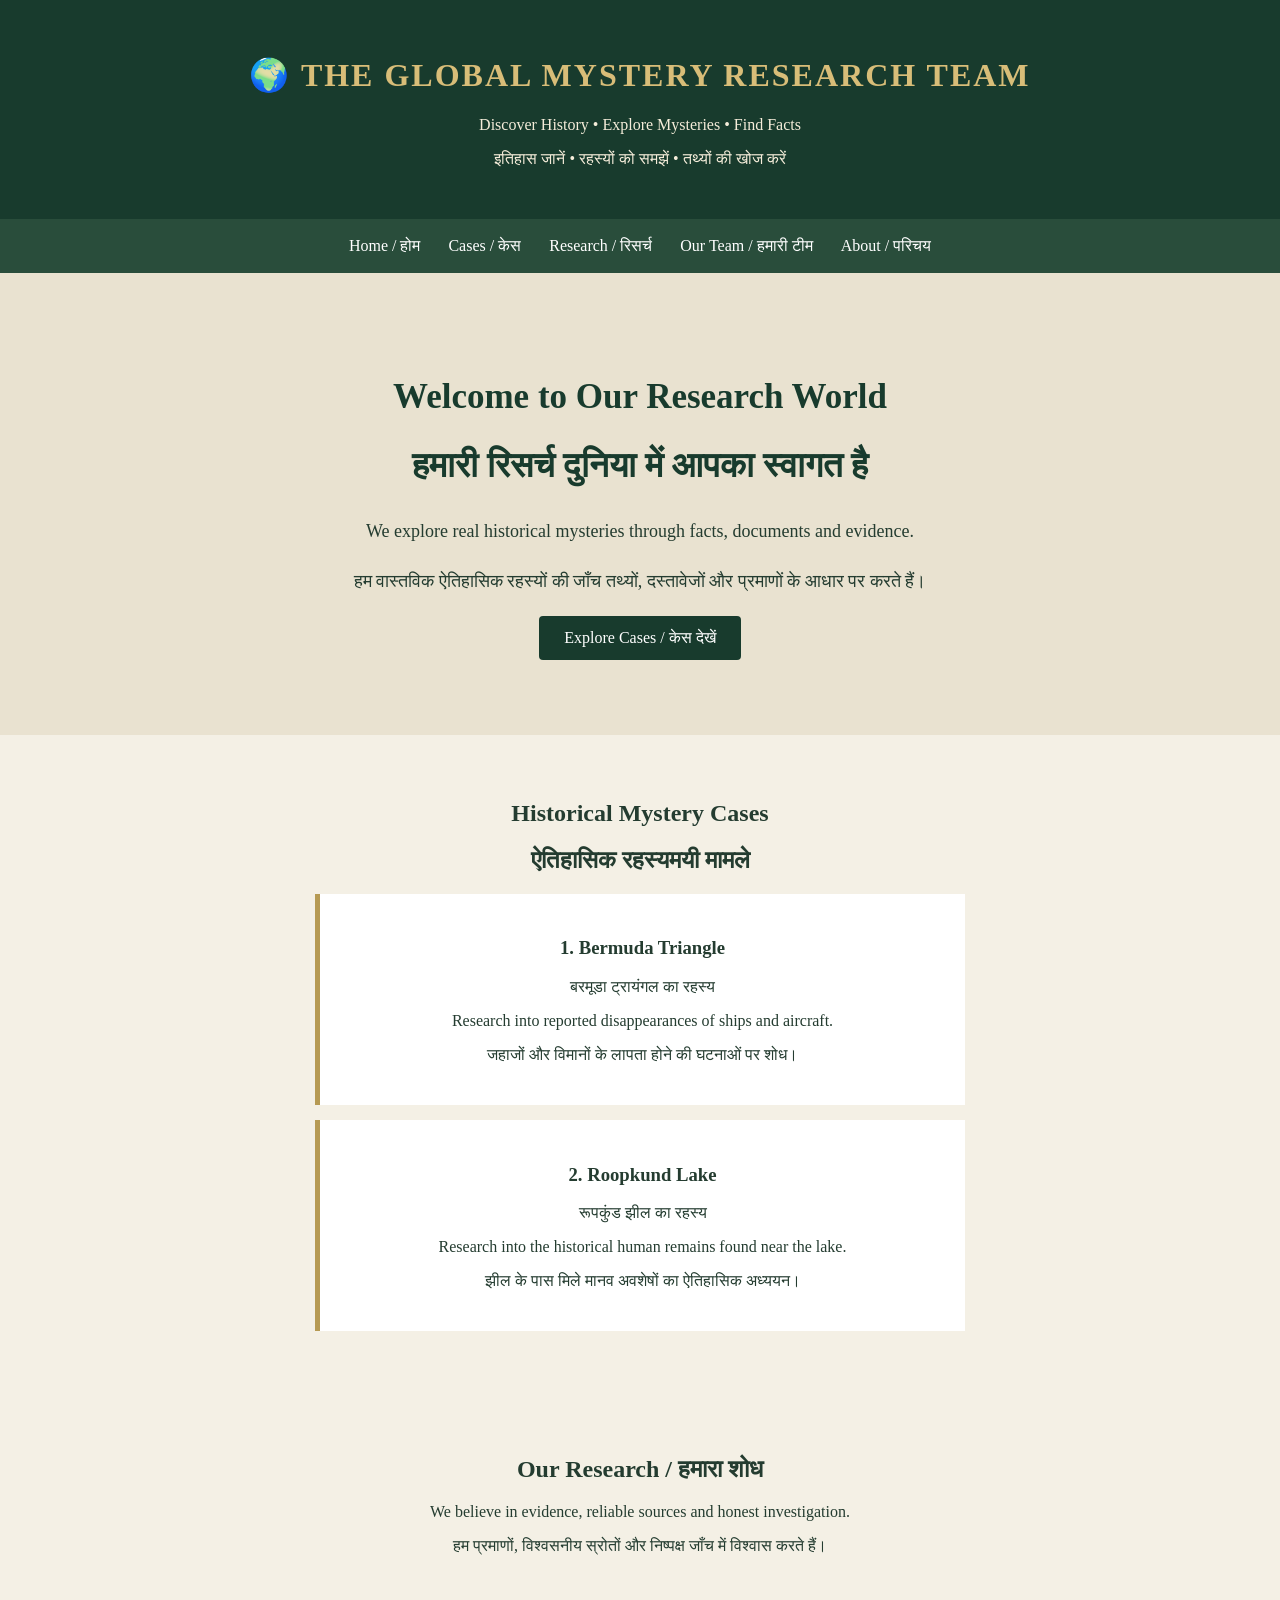
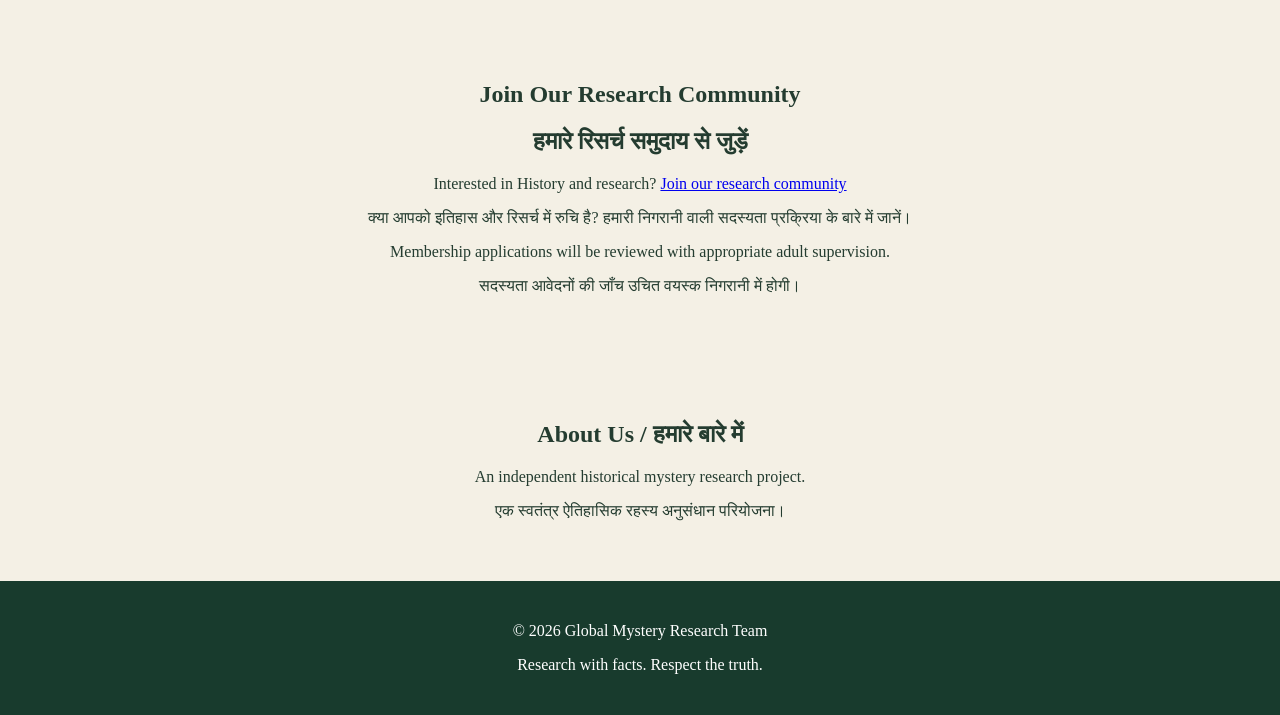
<file: index.html>
<!DOCTYPE html>
<html lang="en">
<head>
<meta charset="UTF-8">
<meta name="viewport" content="width=device-width, initial-scale=1.0">

<title>Global Mystery Research Team</title>

<style>
* {
    box-sizing: border-box;
}

body {
    margin: 0;
    font-family: Georgia, serif;
    background: #f4f0e5;
    color: #243c30;
}

header {
    background: #183b2d;
    color: #f5edda;
    text-align: center;
    padding: 35px 15px;
}

header h1 {
    color: #d8bd78;
    letter-spacing: 2px;
}

nav {
    background: #294d3b;
    padding: 18px;
    text-align: center;
}

nav a {
    color: white;
    text-decoration: none;
    margin: 12px;
}

nav a:hover {
    color: #e4c77e;
}

.hero {
    text-align: center;
    padding: 75px 20px;
    background: #e9e2d0;
}

.hero h2 {
    font-size: 35px;
    color: #183b2d;
}

.hero p {
    font-size: 18px;
    line-height: 1.8;
}

section {
    padding: 45px 20px;
    text-align: center;
}

.case {
    background: white;
    padding: 25px;
    margin: 15px auto;
    max-width: 650px;
    border-left: 5px solid #b69a53;
}

.button {
    display: inline-block;
    padding: 13px 25px;
    background: #183b2d;
    color: white;
    text-decoration: none;
    border-radius: 4px;
}

footer {
    background: #183b2d;
    color: white;
    text-align: center;
    padding: 25px;
}
</style>
</head>

<body>

<header>
    <h1>🌍 THE GLOBAL MYSTERY RESEARCH TEAM</h1>
    <p>Discover History • Explore Mysteries • Find Facts</p>
    <p>इतिहास जानें • रहस्यों को समझें • तथ्यों की खोज करें</p>
</header>

<nav>
    <a href="#home">Home / होम</a>
    <a href="#bermuda.html">Cases / केस</a>
    <a href="#research">Research / रिसर्च</a>
    <a href="#team">Our Team / हमारी टीम</a>
    <a href="#about">About / परिचय</a>
</nav>

<div class="hero" id="home">
    <h2>Welcome to Our Research World</h2>
    <h2>हमारी रिसर्च दुनिया में आपका स्वागत है</h2>

    <p>
        We explore real historical mysteries through
        facts, documents and evidence.
    </p>

    <p>
        हम वास्तविक ऐतिहासिक रहस्यों की जाँच
        तथ्यों, दस्तावेजों और प्रमाणों के आधार पर करते हैं।
    </p>
<a href="bermuda.html" class="button">
        Explore Cases / केस देखें
    </a>
</div>

<section id="cases">
    <h2>Historical Mystery Cases</h2>
    <h2>ऐतिहासिक रहस्यमयी मामले</h2>

    <div class="case">
        <h3>1. Bermuda Triangle</h3>
        <p>बरमूडा ट्रायंगल का रहस्य</p>
        <p>Research into reported disappearances of ships and aircraft.</p>
        <p>जहाजों और विमानों के लापता होने की घटनाओं पर शोध।</p>
    </div>

    <div class="case">
        <h3>2. Roopkund Lake</h3>
        <p>रूपकुंड झील का रहस्य</p>
        <p>Research into the historical human remains found near the lake.</p>
        <p>झील के पास मिले मानव अवशेषों का ऐतिहासिक अध्ययन।</p>
    </div>
</section>

<section id="research">
    <h2>Our Research / हमारा शोध</h2>
    <p>
        We believe in evidence, reliable sources
        and honest investigation.
    </p>
    <p>
        हम प्रमाणों, विश्वसनीय स्रोतों और निष्पक्ष
        जाँच में विश्वास करते हैं।
    </p>
</section>

<section id="team">
    <h2>Join Our Research Community</h2>
    <h2>हमारे रिसर्च समुदाय से जुड़ें</h2  >
<p>
Interested in History and research?
<a href="join.html">Join our research community</a>
</p>
    
        क्या आपको इतिहास और रिसर्च में रुचि है?
        हमारी निगरानी वाली सदस्यता प्रक्रिया के बारे में जानें।
    </p>

    <p>
        Membership applications will be reviewed
        with appropriate adult supervision.
    </p>
    <p>
        सदस्यता आवेदनों की जाँच उचित वयस्क निगरानी में होगी।
    </p>
</section>

<section id="about">
    <h2>About Us / हमारे बारे में</h2>
    <p>
        An independent historical mystery
        research project.
    </p>
    <p>
        एक स्वतंत्र ऐतिहासिक रहस्य अनुसंधान परियोजना।
    </p>
</section>

<footer>
    <p>© 2026 Global Mystery Research Team</p>
    <p>Research with facts. Respect the truth.</p>
</footer>

</body>
</html>
</file>
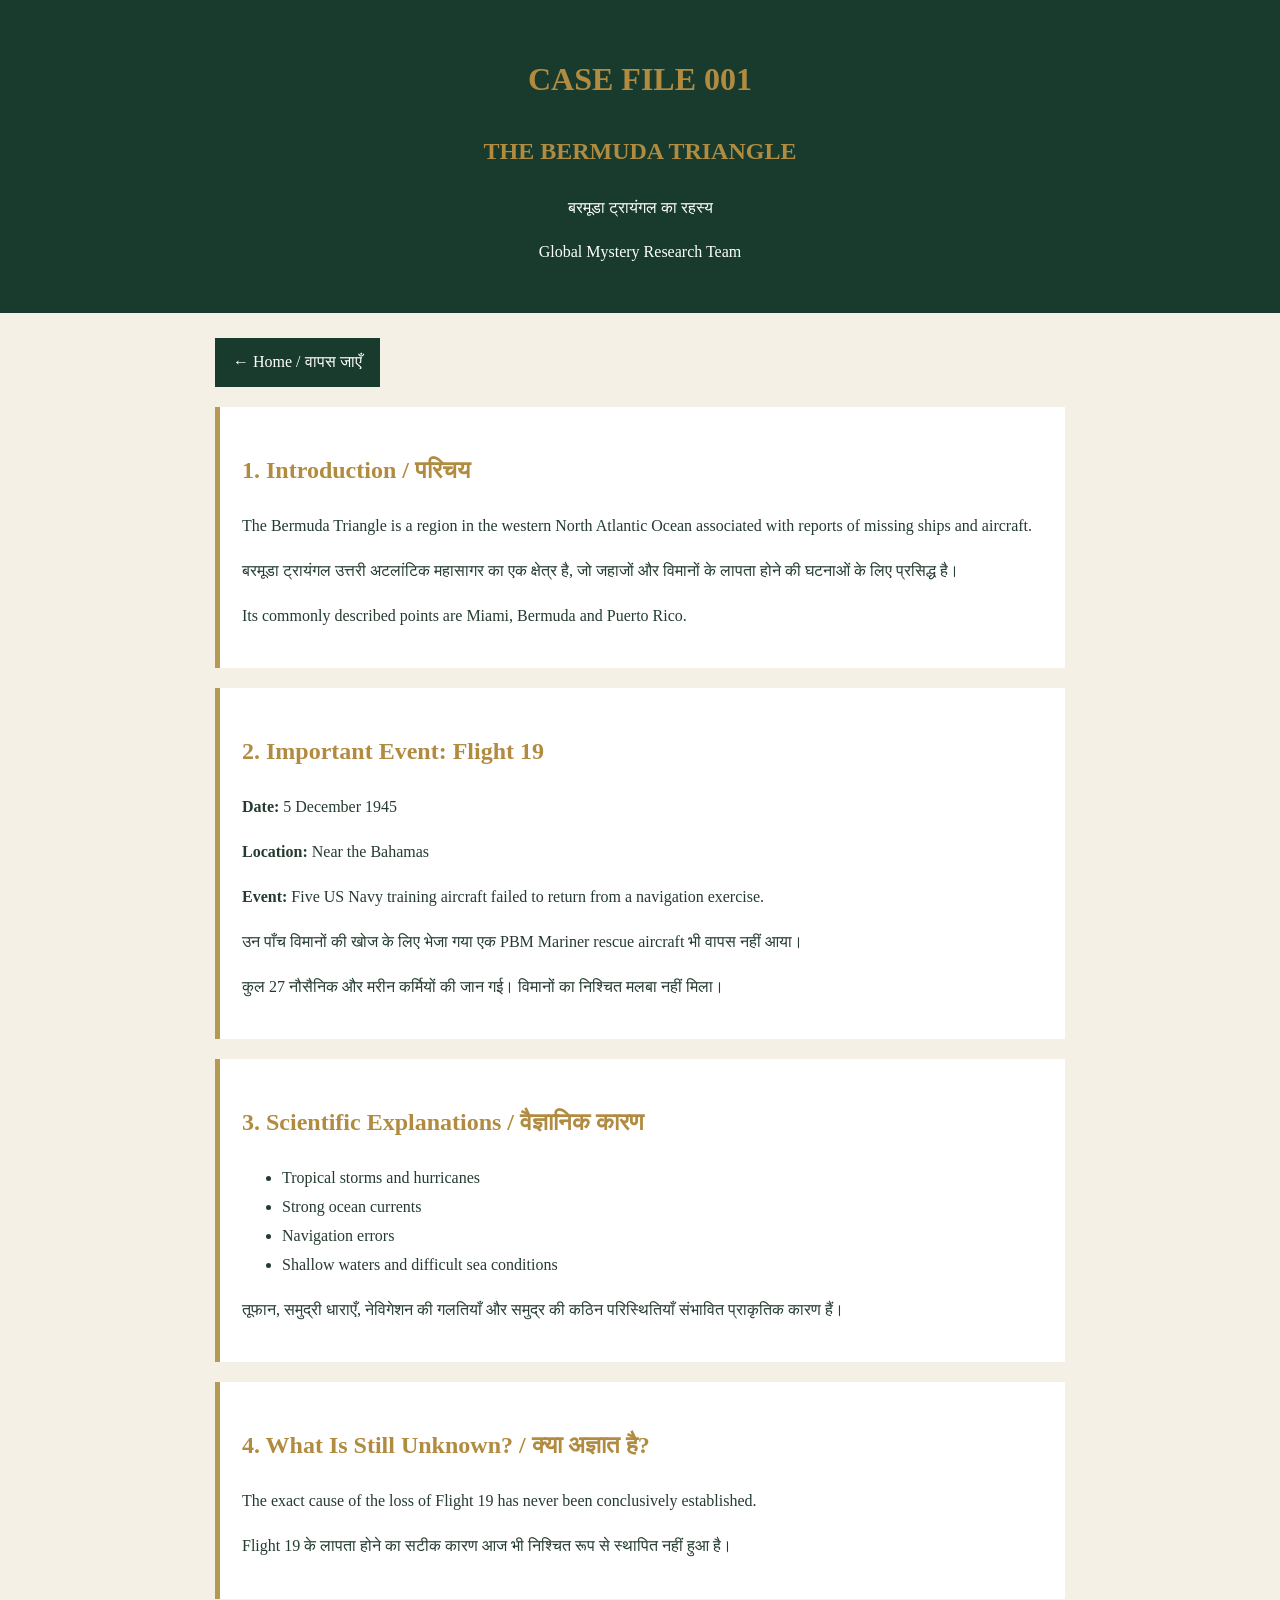
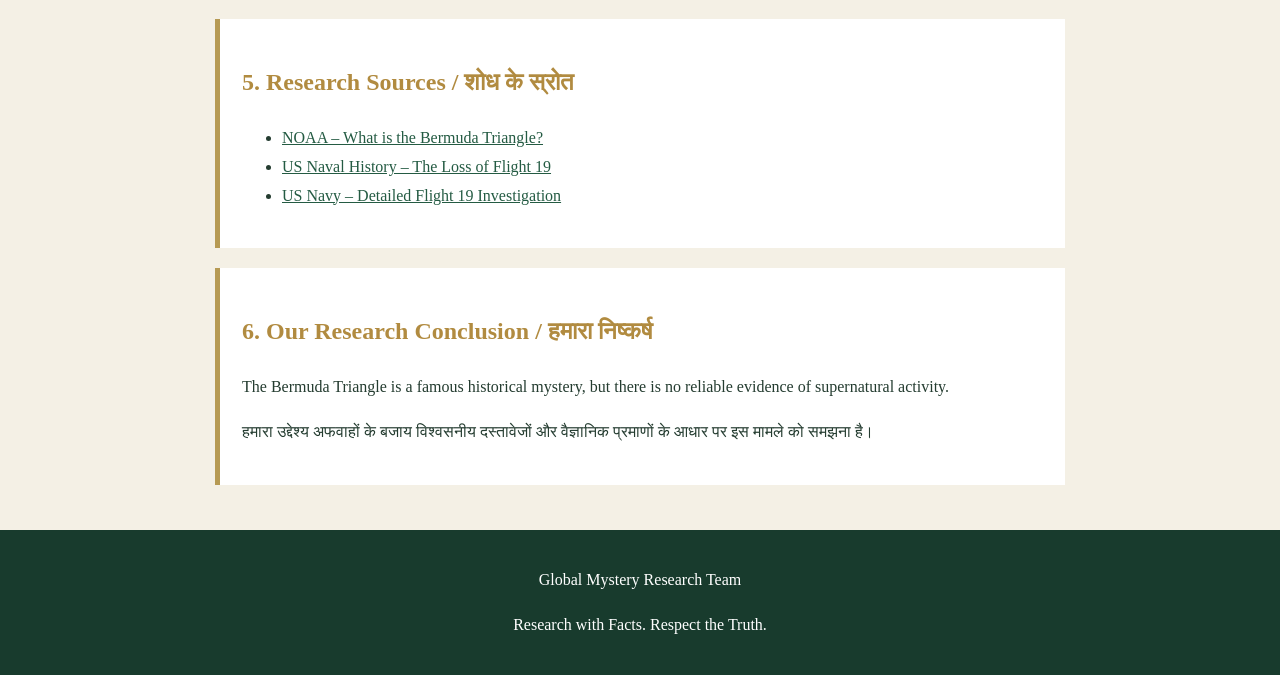
<file: bermuda.html>
<!DOCTYPE html>
<html lang="en">
<head>
<meta charset="UTF-8">
<meta name="viewport" content="width=device-width, initial-scale=1.0">
<title>Bermuda Triangle | Global Mystery Research Team</title>

<style>
body {
    margin: 0;
    font-family: Georgia, serif;
    background: #f4f0e5;
    color: #243c30;
    line-height: 1.8;
}
header {
    background: #183b2d;
    color: white;
    text-align: center;
    padding: 30px 15px;
}
h1, h2 {
    color: #b18b40;
}
main {
    max-width: 850px;
    margin: auto;
    padding: 25px;
}
article {
    background: white;
    padding: 22px;
    margin: 20px 0;
    border-left: 5px solid #b69a53;
}
a {
    color: #245b43;
}
footer {
    background: #183b2d;
    color: white;
    text-align: center;
    padding: 20px;
}
.back {
    display: inline-block;
    background: #183b2d;
    color: white;
    padding: 10px 18px;
    text-decoration: none;
}
</style>
</head>

<body>

<header>
<h1>CASE FILE 001</h1>
<h2>THE BERMUDA TRIANGLE</h2>
<p>बरमूडा ट्रायंगल का रहस्य</p>
<p>Global Mystery Research Team</p>
</header>

<main>

<a class="back" href="index.html">← Home / वापस जाएँ</a>

<article>
<h2>1. Introduction / परिचय</h2>
<p>
The Bermuda Triangle is a region in the western
North Atlantic Ocean associated with reports
of missing ships and aircraft.
</p>
<p>
बरमूडा ट्रायंगल उत्तरी अटलांटिक महासागर का
एक क्षेत्र है, जो जहाजों और विमानों के
लापता होने की घटनाओं के लिए प्रसिद्ध है।
</p>
<p>
Its commonly described points are Miami,
Bermuda and Puerto Rico.
</p>
</article>

<article>
<h2>2. Important Event: Flight 19</h2>
<p><b>Date:</b> 5 December 1945</p>
<p><b>Location:</b> Near the Bahamas</p>
<p><b>Event:</b> Five US Navy training aircraft
failed to return from a navigation exercise.</p>
<p>
उन पाँच विमानों की खोज के लिए भेजा गया
एक PBM Mariner rescue aircraft भी वापस नहीं आया।
</p>
<p>
कुल 27 नौसैनिक और मरीन कर्मियों की जान गई।
विमानों का निश्चित मलबा नहीं मिला।
</p>
</article>

<article>
<h2>3. Scientific Explanations / वैज्ञानिक कारण</h2>
<ul>
<li>Tropical storms and hurricanes</li>
<li>Strong ocean currents</li>
<li>Navigation errors</li>
<li>Shallow waters and difficult sea conditions</li>
</ul>
<p>
तूफान, समुद्री धाराएँ, नेविगेशन की गलतियाँ
और समुद्र की कठिन परिस्थितियाँ संभावित
प्राकृतिक कारण हैं।
</p>
</article>

<article>
<h2>4. What Is Still Unknown? / क्या अज्ञात है?</h2>
<p>
The exact cause of the loss of Flight 19
has never been conclusively established.
</p>
<p>
Flight 19 के लापता होने का सटीक कारण
आज भी निश्चित रूप से स्थापित नहीं हुआ है।
</p>
</article>

<article>
<h2>5. Research Sources / शोध के स्रोत</h2>
<ul>
<li>
<a href="https://oceanservice.noaa.gov/facts/bermudatri.html"
target="_blank" rel="noopener">
NOAA – What is the Bermuda Triangle?
</a>
</li>
<li>
<a href="https://www.history.navy.mil/browse-by-topic/disasters-and-phenomena/flight-19.html"
target="_blank" rel="noopener">
US Naval History – The Loss of Flight 19
</a>
</li>
<li>
<a href="https://www.history.navy.mil/content/history/nhhc/about-us/leadership/director/directors-corner/h-grams/h-gram-057/h-057-4.html"
target="_blank" rel="noopener">
US Navy – Detailed Flight 19 Investigation
</a>
</li>
</ul>
</article>

<article>
<h2>6. Our Research Conclusion / हमारा निष्कर्ष</h2>
<p>
The Bermuda Triangle is a famous historical
mystery, but there is no reliable evidence
of supernatural activity.
</p>
<p>
हमारा उद्देश्य अफवाहों के बजाय विश्वसनीय
दस्तावेजों और वैज्ञानिक प्रमाणों के आधार पर
इस मामले को समझना है।
</p>
</article>

</main>

<footer>
<p>Global Mystery Research Team</p>
<p>Research with Facts. Respect the Truth.</p>
</footer>

</body>
</html>
</file>
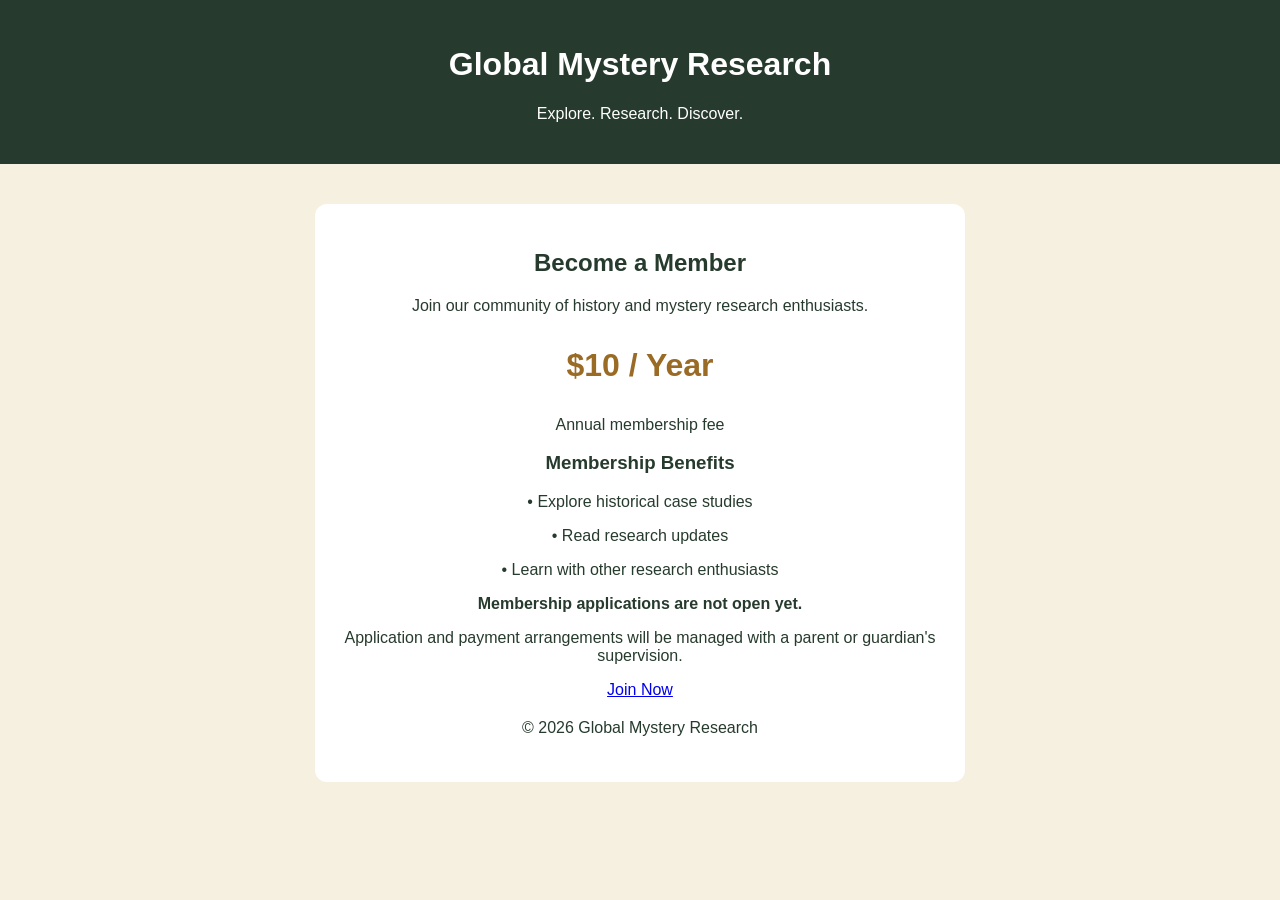
<file: join.html>
<!DOCTYPE html>
<html lang="en">
<head>
  <meta charset="UTF-8">
  <meta name="viewport" content="width=device-width, initial-scale=1.0">
  <title>Join Us | Global Mystery Research</title>
  <style>
    body {
      margin: 0;
      font-family: Arial, sans-serif;
      background: #f5f0df;
      color: #263b2d;
      text-align: center;
    }
    header {
      background: #263b2d;
      color: white;
      padding: 25px;
    }
    main {
      max-width: 600px;
      margin: 40px auto;
      padding: 25px;
      background: white;
      border-radius: 12px;
    }
    .price {
      font-size: 32px;
      font-weight: bold;
      color: #9a6b25;
    }
    button {
      background: #263b2d;
      color: white;
      border: 0;
      padding: 12px 24px;
      border-radius: 6px;
      font-size: 16px;
      cursor: pointer;
    }
    footer {
      padding: 20px;
    }
  </style>
</head>
<body>

  <header>
    <h1>Global Mystery Research</h1>
    <p>Explore. Research. Discover.</p>
  </header>

  <main>
    <h2>Become a Member</h2>
    <p>Join our community of history and mystery research enthusiasts.</p>

    <p class="price">$10 / Year</p>
    <p>Annual membership fee</p>

    <h3>Membership Benefits</h3>
    <p>• Explore historical case studies</p>
    <p>• Read research updates</p>
    <p>• Learn with other research enthusiasts</p>

    <p><strong>Membership applications are not open yet.</strong></p>
    <p>Application and payment arrangements will be managed with a parent or guardian's supervision.</p>

   <a href="https://docs.google.com/forms/d/e/1FAIpQLSeggmQwwqiJypQL8TAaeTbdODLYlcGY_ZLogvypQoCxk11lKQ/viewform?usp=dialog" target="_blank" class="join-btn">Join Now</a>

  <footer>
    © 2026 Global Mystery Research
  </footer>

</body>
</html>
</file>
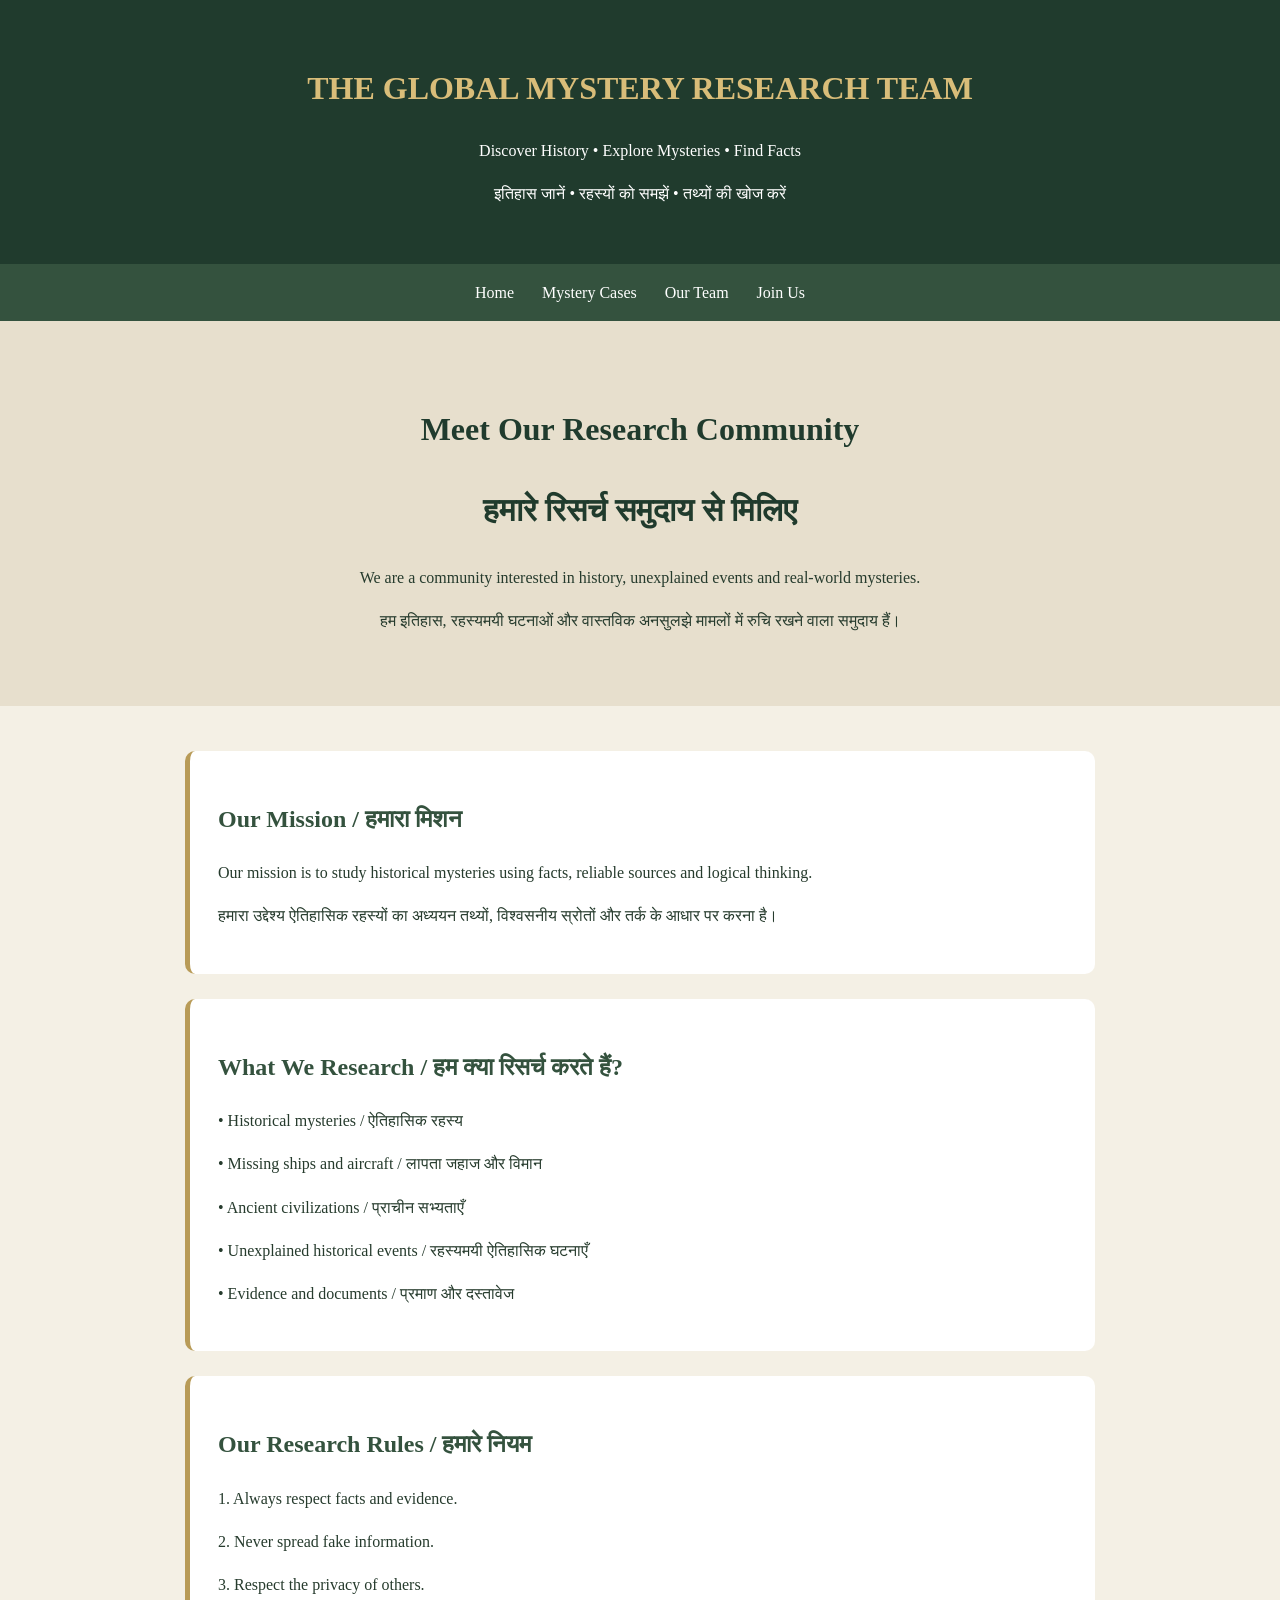
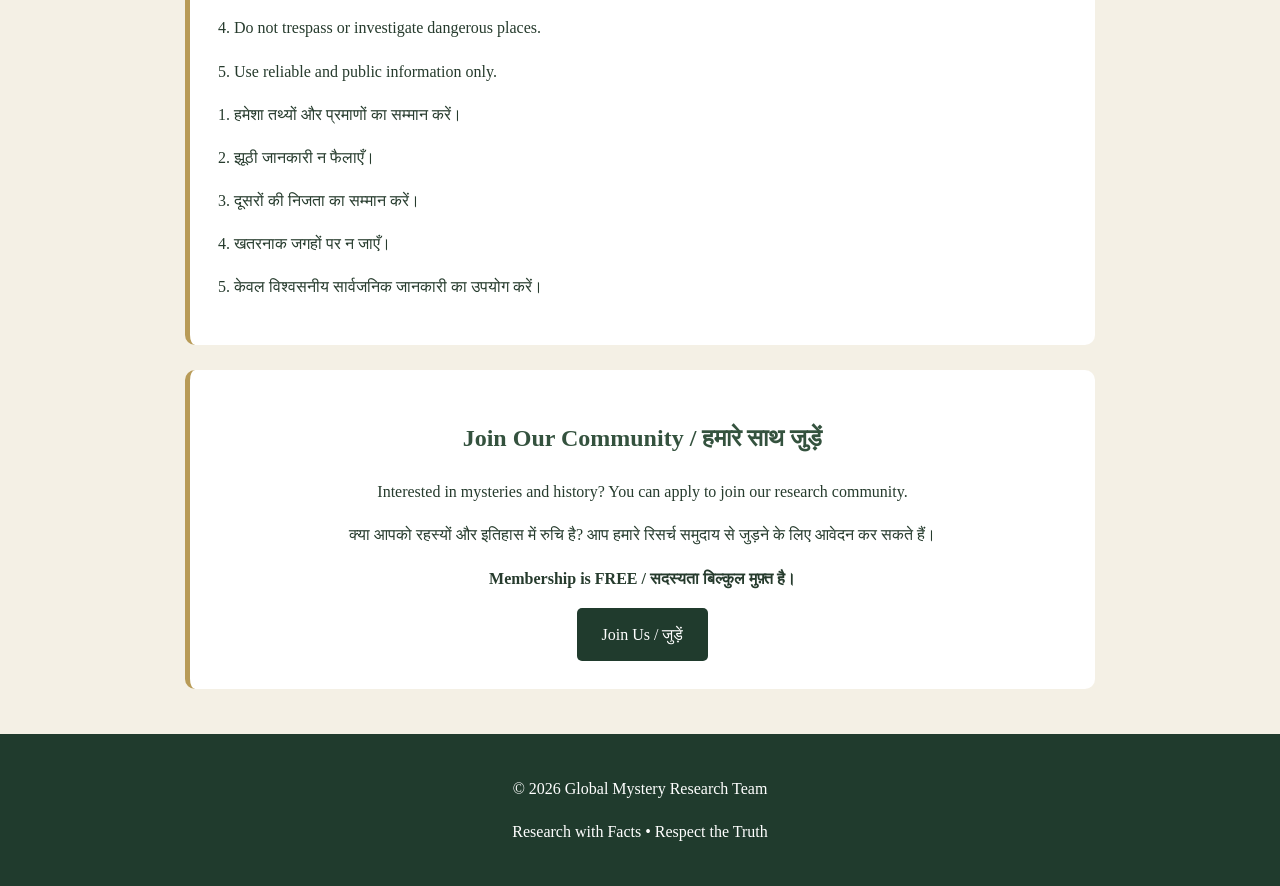
<file: team.html>
<!DOCTYPE html>
<html lang="en">
<head>
<meta charset="UTF-8">
<meta name="viewport" content="width=device-width, initial-scale=1.0">
<title>Our Team | Global Mystery Research</title>

<style>
* {
    box-sizing: border-box;
}

body {
    margin: 0;
    font-family: Georgia, serif;
    background: #f4f0e5;
    color: #263b2d;
    line-height: 1.7;
}

header {
    background: #203b2d;
    color: white;
    text-align: center;
    padding: 40px 20px;
}

header h1 {
    color: #d9bd79;
    font-size: 32px;
}

nav {
    background: #34523e;
    padding: 15px;
    text-align: center;
}

nav a {
    color: white;
    text-decoration: none;
    margin: 12px;
}

nav a:hover {
    color: #e5c77d;
}

.hero {
    padding: 55px 20px;
    text-align: center;
    background: #e7dfcd;
}

.hero h2 {
    font-size: 32px;
    color: #203b2d;
}

.container {
    max-width: 950px;
    margin: auto;
    padding: 20px;
}

.card {
    background: white;
    margin: 25px 0;
    padding: 28px;
    border-radius: 10px;
    border-left: 5px solid #b89b57;
}

.card h2 {
    color: #34523e;
}

.button {
    display: inline-block;
    background: #203b2d;
    color: white;
    padding: 13px 25px;
    border-radius: 5px;
    text-decoration: none;
}

.button:hover {
    background: #45634b;
}

footer {
    background: #203b2d;
    color: white;
    text-align: center;
    padding: 25px;
}
</style>
</head>

<body>

<header>
    <h1>THE GLOBAL MYSTERY RESEARCH TEAM</h1>
    <p>Discover History • Explore Mysteries • Find Facts</p>
    <p>इतिहास जानें • रहस्यों को समझें • तथ्यों की खोज करें</p>
</header>

<nav>
    <a href="index.html">Home</a>
    <a href="bermuda.html">Mystery Cases</a>
    <a href="team.html">Our Team</a>
    <a href="join.html">Join Us</a>
</nav>

<section class="hero">
    <h2>Meet Our Research Community</h2>
    <h2>हमारे रिसर्च समुदाय से मिलिए</h2>

    <p>
        We are a community interested in history,
        unexplained events and real-world mysteries.
    </p>

    <p>
        हम इतिहास, रहस्यमयी घटनाओं और वास्तविक
        अनसुलझे मामलों में रुचि रखने वाला समुदाय हैं।
    </p>
</section>

<div class="container">

    <div class="card">
        <h2>Our Mission / हमारा मिशन</h2>

        <p>
            Our mission is to study historical mysteries
            using facts, reliable sources and logical thinking.
        </p>

        <p>
            हमारा उद्देश्य ऐतिहासिक रहस्यों का अध्ययन
            तथ्यों, विश्वसनीय स्रोतों और तर्क के आधार पर करना है।
        </p>
    </div>

    <div class="card">
        <h2>What We Research / हम क्या रिसर्च करते हैं?</h2>

        <p>• Historical mysteries / ऐतिहासिक रहस्य</p>
        <p>• Missing ships and aircraft / लापता जहाज और विमान</p>
        <p>• Ancient civilizations / प्राचीन सभ्यताएँ</p>
        <p>• Unexplained historical events / रहस्यमयी ऐतिहासिक घटनाएँ</p>
        <p>• Evidence and documents / प्रमाण और दस्तावेज</p>
    </div>

    <div class="card">
        <h2>Our Research Rules / हमारे नियम</h2>

        <p>1. Always respect facts and evidence.</p>
        <p>2. Never spread fake information.</p>
        <p>3. Respect the privacy of others.</p>
        <p>4. Do not trespass or investigate dangerous places.</p>
        <p>5. Use reliable and public information only.</p>

        <p>1. हमेशा तथ्यों और प्रमाणों का सम्मान करें।</p>
        <p>2. झूठी जानकारी न फैलाएँ।</p>
        <p>3. दूसरों की निजता का सम्मान करें।</p>
        <p>4. खतरनाक जगहों पर न जाएँ।</p>
        <p>5. केवल विश्वसनीय सार्वजनिक जानकारी का उपयोग करें।</p>
    </div>

    <div class="card" style="text-align:center;">
        <h2>Join Our Community / हमारे साथ जुड़ें</h2>

        <p>
            Interested in mysteries and history?
            You can apply to join our research community.
        </p>

        <p>
            क्या आपको रहस्यों और इतिहास में रुचि है?
            आप हमारे रिसर्च समुदाय से जुड़ने के लिए आवेदन कर सकते हैं।
        </p>

        <p><strong>Membership is FREE / सदस्यता बिल्कुल मुफ़्त है।</strong></p>

        <a href="join.html" class="button">Join Us / जुड़ें</a>
    </div>

</div>

<footer>
    <p>© 2026 Global Mystery Research Team</p>
    <p>Research with Facts • Respect the Truth</p>
</footer>

</body>
</html>
</file>
